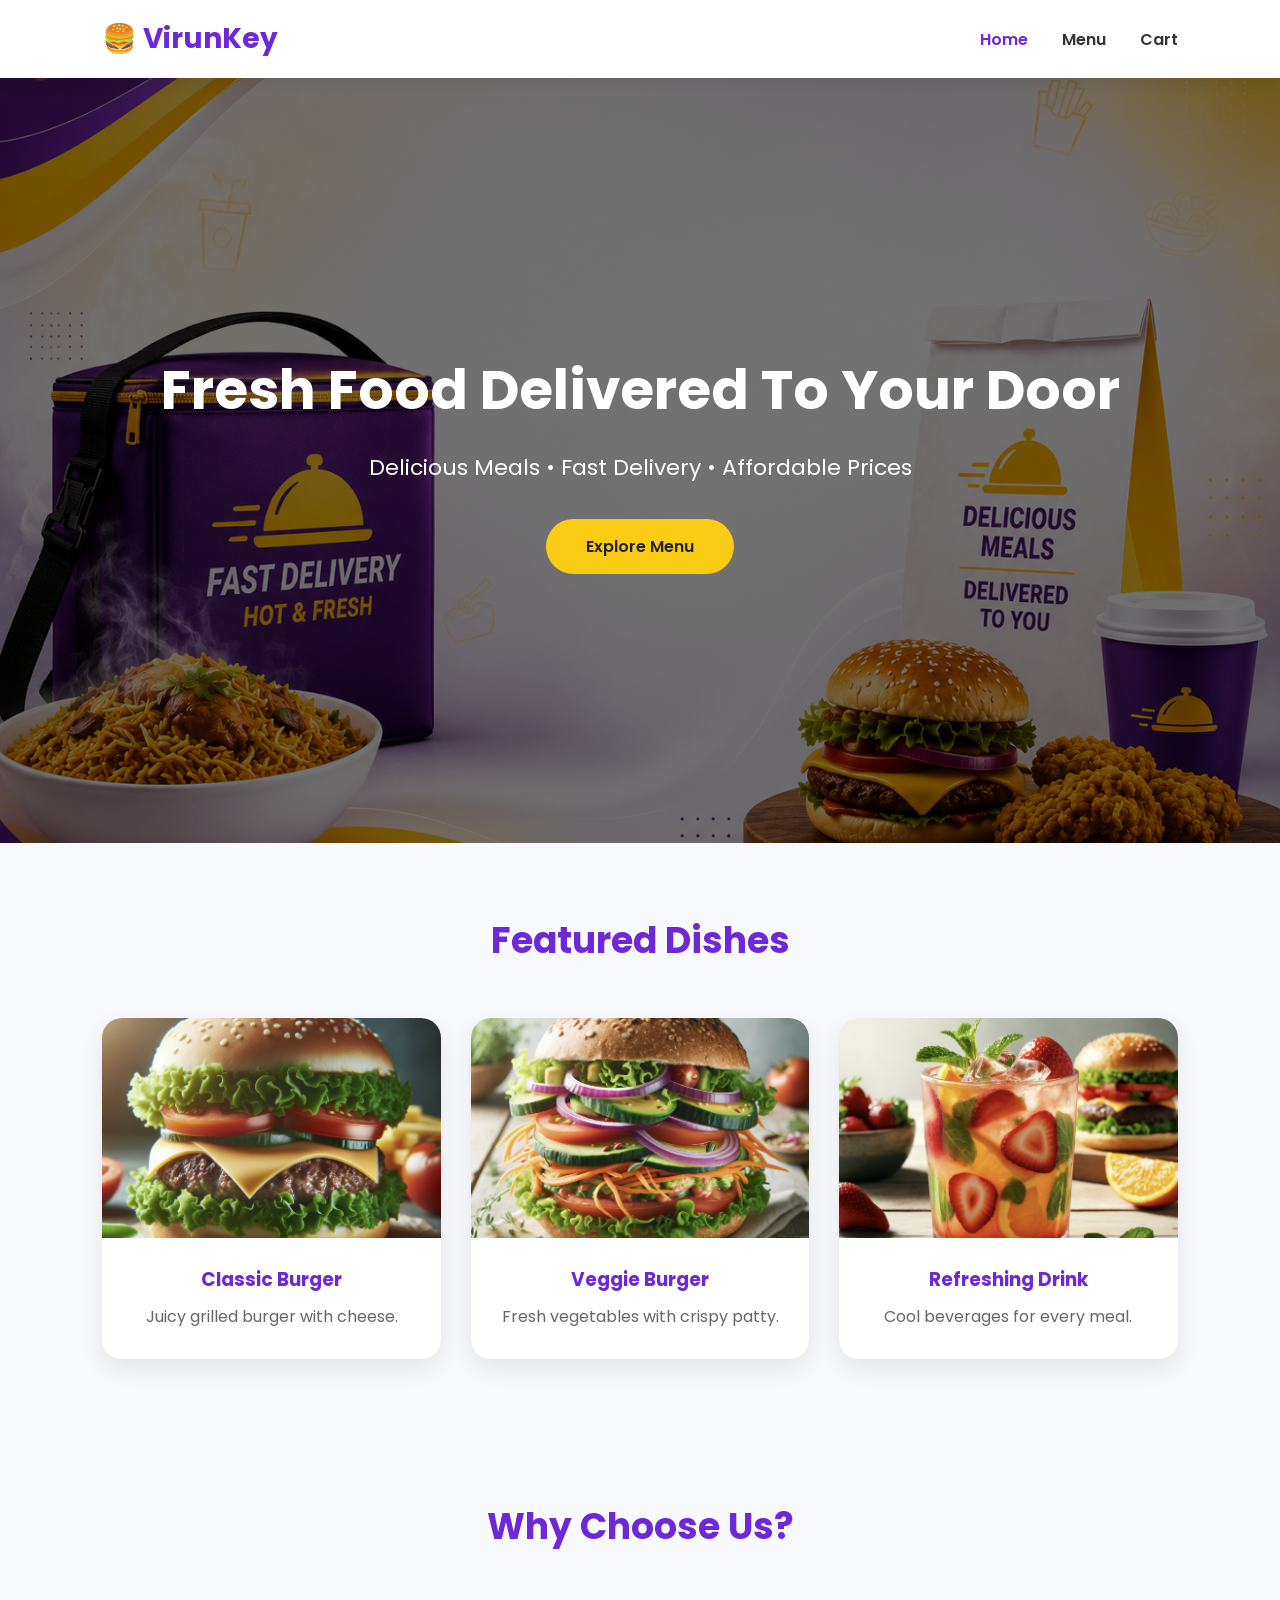
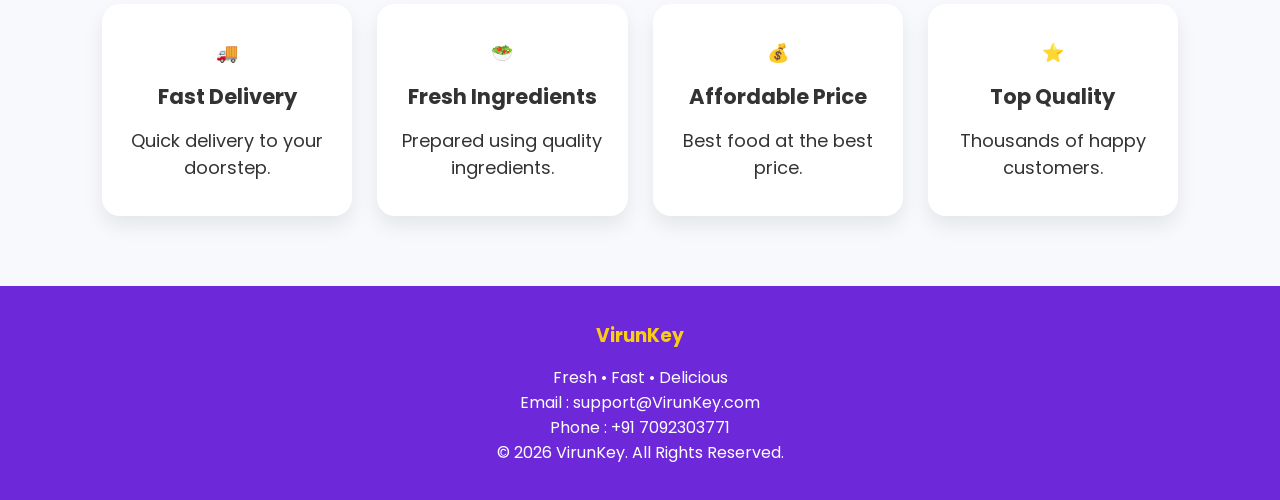
<file: app/index.html>
<!DOCTYPE html>
<html lang="en">
<head>
    <meta charset="UTF-8">
    <meta name="viewport" content="width=device-width, initial-scale=1.0">
    <title>VirunKey | Online Food Ordering</title>

    <link rel="stylesheet" href="css/style.css">

    <link href="https://fonts.googleapis.com/css2?family=Poppins:wght@300;400;500;600;700&display=swap" rel="stylesheet">

    <script src="js/main.js" defer></script>
</head>

<body>

    <!-- Navbar -->

    <header class="navbar">

        <div class="logo">
            🍔 VirunKey
        </div>

        <nav>

            <a href="index.html" class="active">Home</a>

            <a href="menu.html">Menu</a>

            <a href="cart.html">Cart</a>

            

        </nav>

    </header>


    <!-- Hero Section -->

    <section class="hero">

        <div class="hero-content">

            <h1>Fresh Food Delivered To Your Door</h1>

            <p>
                Delicious Meals • Fast Delivery • Affordable Prices
            </p>

            <a href="menu.html" class="btn">
                Explore Menu
            </a>

        </div>

    </section>


    <!-- Featured Foods -->

    <section class="featured">

        <h2>Featured Dishes</h2>

        <div class="food-container">

            <div class="food-card">

                <img src="images/burger.jpg" alt="Burger">

                <h3>Classic Burger</h3>

                <p>Juicy grilled burger with cheese.</p>

            </div>

            <div class="food-card">

                <img src="images/veggieburger.jpg" alt="Veg Burger">

                <h3>Veggie Burger</h3>

                <p>Fresh vegetables with crispy patty.</p>

            </div>

            <div class="food-card">

                <img src="images/mixdrink.jpg" alt="Drink">

                <h3>Refreshing Drink</h3>

                <p>Cool beverages for every meal.</p>

            </div>

        </div>

    </section>


    <!-- Why Choose Us -->

    <section class="why-us">

        <h2>Why Choose Us?</h2>

        <div class="features">

            <div class="feature-box">
                🚚
                <h3>Fast Delivery</h3>
                <p>Quick delivery to your doorstep.</p>
            </div>

            <div class="feature-box">
                🥗
                <h3>Fresh Ingredients</h3>
                <p>Prepared using quality ingredients.</p>
            </div>

            <div class="feature-box">
                💰
                <h3>Affordable Price</h3>
                <p>Best food at the best price.</p>
            </div>

            <div class="feature-box">
                ⭐
                <h3>Top Quality</h3>
                <p>Thousands of happy customers.</p>
            </div>

        </div>

    </section>


    <!-- Footer -->

    <footer>

        <h3>VirunKey</h3>

        <p>Fresh • Fast • Delicious</p>

        <p>Email : support@VirunKey.com</p>

        <p>Phone : +91 7092303771</p>

        <p>© 2026 VirunKey. All Rights Reserved.</p>

    </footer>

</body>
</html>
</file>
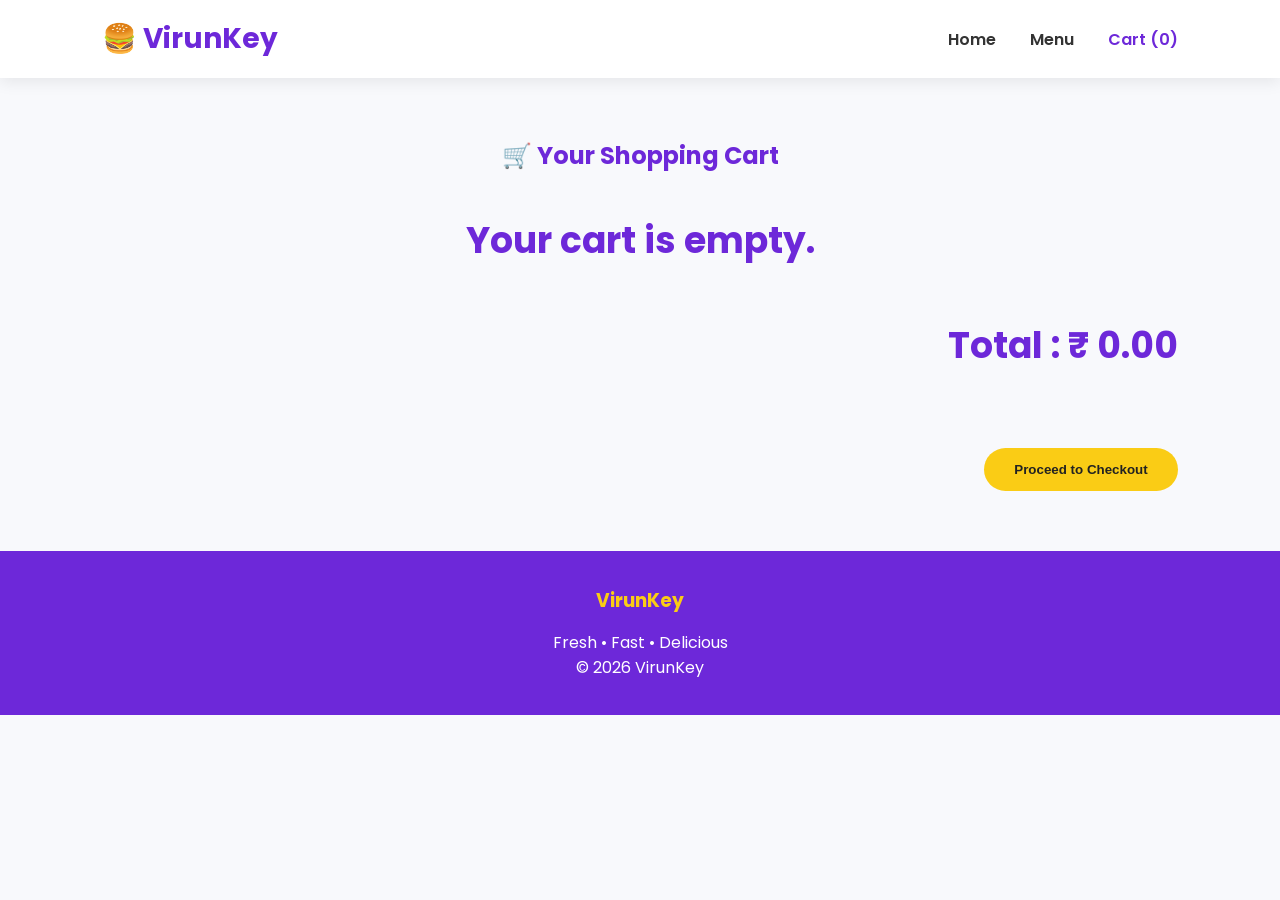
<file: app/cart.html>
<!DOCTYPE html>
<html lang="en">

<head>

<meta charset="UTF-8">

<meta name="viewport" content="width=device-width, initial-scale=1.0">

<title>Shopping Cart | VirunKey</title>

<link rel="stylesheet" href="css/style.css">

<link href="https://fonts.googleapis.com/css2?family=Poppins:wght@300;400;500;600;700&display=swap" rel="stylesheet">

<script src="js/main.js" defer></script>

</head>

<body>

<header class="navbar">

<div class="logo">

🍔 VirunKey

</div>

<nav>

<a href="index.html">Home</a>

<a href="menu.html">Menu</a>

<a href="cart.html" class="active">

Cart (<span id="cartCount">0</span>)

</a>



</nav>

</header>

<section style="padding:60px 8%;">

<h1 style="text-align:center;color:#6D28D9;margin-bottom:40px;">

🛒 Your Shopping Cart

</h1>

<div id="cartItems">

</div>

<h2 style="margin-top:30px;text-align:right;">

Total :

<span style="color:#6D28D9;">

₹ <span id="totalPrice">0.00</span>

</span>

</h2>

<div style="text-align:right;margin-top:25px;">

<button onclick="checkout()">

Proceed to Checkout

</button>

</div>

</section>

<footer>

<h3>VirunKey</h3>

<p>Fresh • Fast • Delicious</p>

<p>© 2026 VirunKey</p>

</footer>

<script>

document.addEventListener("DOMContentLoaded",function(){

loadCart();

updateCartCount();

});

function loadCart(){

const cart=JSON.parse(localStorage.getItem("cart"))||[];

const cartItems=document.getElementById("cartItems");

cartItems.innerHTML="";

let total=0;

if(cart.length===0){

cartItems.innerHTML="<h2>Your cart is empty.</h2>";

document.getElementById("totalPrice").innerText="0.00";

return;

}

cart.forEach((item,index)=>{

total+=item.price*item.quantity;

cartItems.innerHTML+=`

<div class="food-card">

<h2>${item.name}</h2>

<p>Price : ₹ ${item.price}</p>

<p>

Quantity :

<button onclick="changeQty(${index},-1)">-</button>

<b style="margin:0 10px;">${item.quantity}</b>

<button onclick="changeQty(${index},1)">+</button>

</p>

<h3>

Subtotal : ₹ ${(item.price*item.quantity).toFixed(2)}

</h3>

<button onclick="removeItem(${index})">

Remove

</button>

</div>

`;

});

document.getElementById("totalPrice").innerText=total.toFixed(2);

}

function changeQty(index,value){

let cart=JSON.parse(localStorage.getItem("cart"))||[];

cart[index].quantity+=value;

if(cart[index].quantity<=0){

cart.splice(index,1);

}

localStorage.setItem("cart",JSON.stringify(cart));

loadCart();

updateCartCount();

}

function removeItem(index){

let cart=JSON.parse(localStorage.getItem("cart"))||[];

cart.splice(index,1);

localStorage.setItem("cart",JSON.stringify(cart));

loadCart();

updateCartCount();

}

function updateCartCount(){

let cart=JSON.parse(localStorage.getItem("cart"))||[];

let count=0;

cart.forEach(item=>count+=item.quantity);

document.getElementById("cartCount").innerText=count;

}

function checkout(){

let cart=JSON.parse(localStorage.getItem("cart"))||[];

if(cart.length==0){

showToast("Your cart is empty.");

return;

}

window.location.href="checkout.html";

}

</script>
<div id="toast" class="toast"></div>
</body>

</html>
</file>
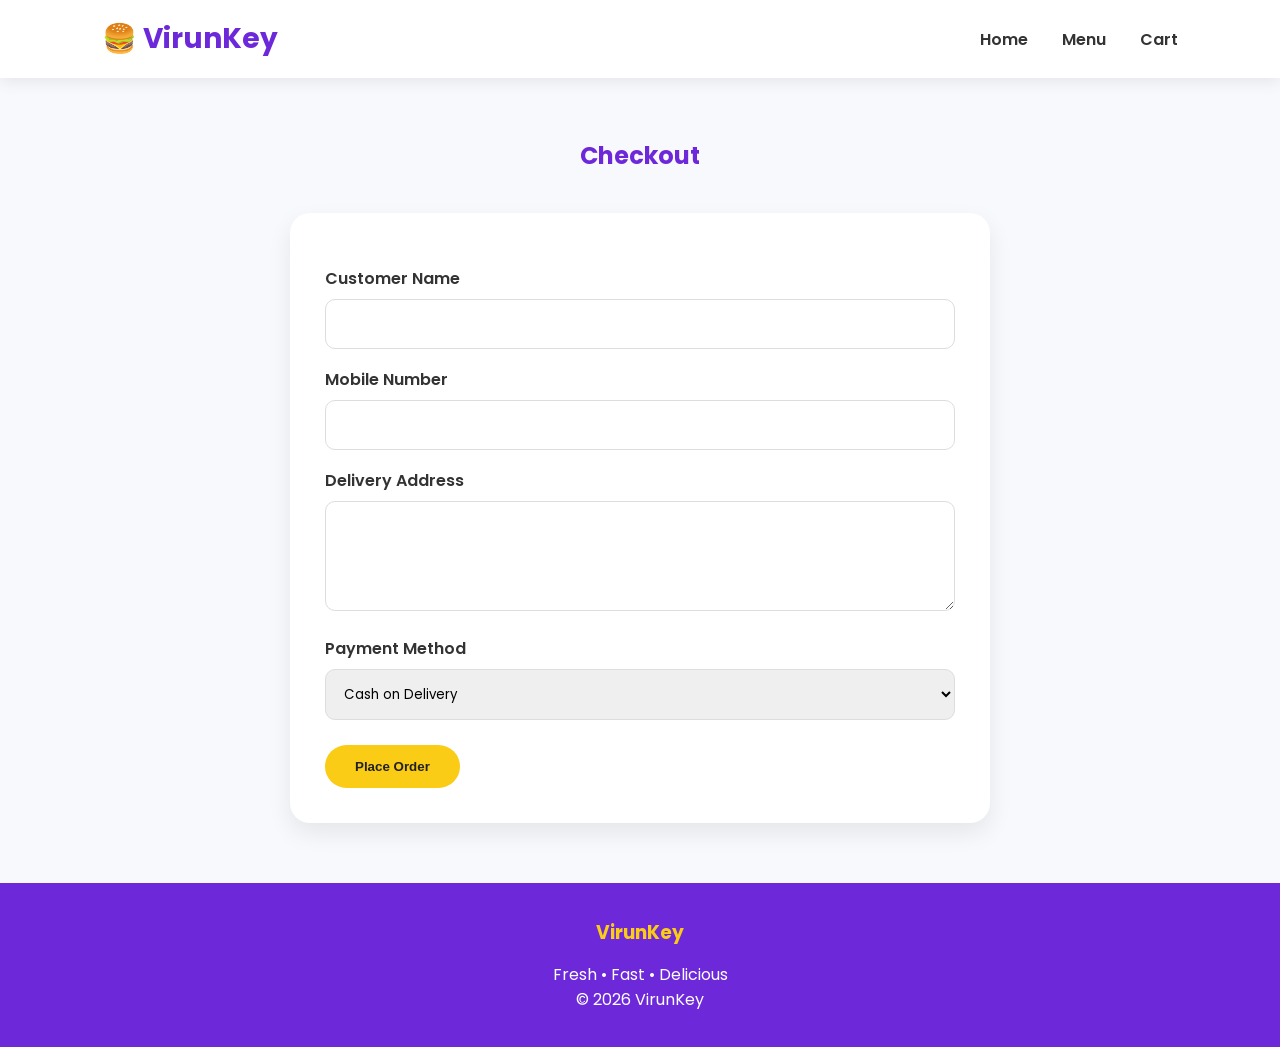
<file: app/checkout.html>
<!DOCTYPE html>
<html lang="en">

<head>

<meta charset="UTF-8">

<meta name="viewport" content="width=device-width, initial-scale=1.0">

<title>Checkout | Foodie's VirunKey</title>

<link rel="stylesheet" href="css/style.css">

<link href="https://fonts.googleapis.com/css2?family=Poppins:wght@300;400;500;600;700&display=swap" rel="stylesheet">

<script src="js/main.js" defer></script>

</head>

<body>

<header class="navbar">

<div class="logo">
🍔 VirunKey
</div>

<nav>

<a href="index.html">Home</a>

<a href="menu.html">Menu</a>

<a href="cart.html">Cart</a>


</nav>

</header>

<section style="padding:60px 8%;">

<h1 style="text-align:center;color:#6D28D9;margin-bottom:40px;">

Checkout

</h1>

<form id="checkoutForm">

<label>Customer Name</label>

<input
type="text"
id="customerName"
required>

<label>Mobile Number</label>

<input
type="text"
id="phone"
required>

<label>Delivery Address</label>

<textarea
id="address"
rows="4"
required></textarea>

<label>Payment Method</label>

<select id="paymentMethod">

<option value="Cash on Delivery">

Cash on Delivery

</option>

<option value="UPI">

UPI

</option>

<option value="Credit Card">

Credit Card

</option>

</select>

<button type="submit">

Place Order

</button>

</form>

</section>

<footer>

<h3>VirunKey</h3>

<p>Fresh • Fast • Delicious</p>

<p>© 2026 VirunKey</p>

</footer>

<script>

document.getElementById("checkoutForm").addEventListener("submit",function(e){

e.preventDefault();

const cart=JSON.parse(localStorage.getItem("cart"))||[];

if(cart.length===0){

showToast("Your cart is empty.");

return;

}

const order={

customerName:document.getElementById("customerName").value,

phone:document.getElementById("phone").value,

address:document.getElementById("address").value,

paymentMethod:document.getElementById("paymentMethod").value,

items:cart

};

/* Backend Integration */

fetch("php/order.php",{

method:"POST",

headers:{

"Content-Type":"application/json"

},

body:JSON.stringify(order)

})

.then(response=>response.text())

.then(data=>{

localStorage.removeItem("cart");

window.location.href="order-confirmation.html";

})

.catch(error=>{

console.error(error);

showToast("Failed to place order.");

});

});

</script>
<div id="toast" class="toast"></div>
</body>

</html>
</file>
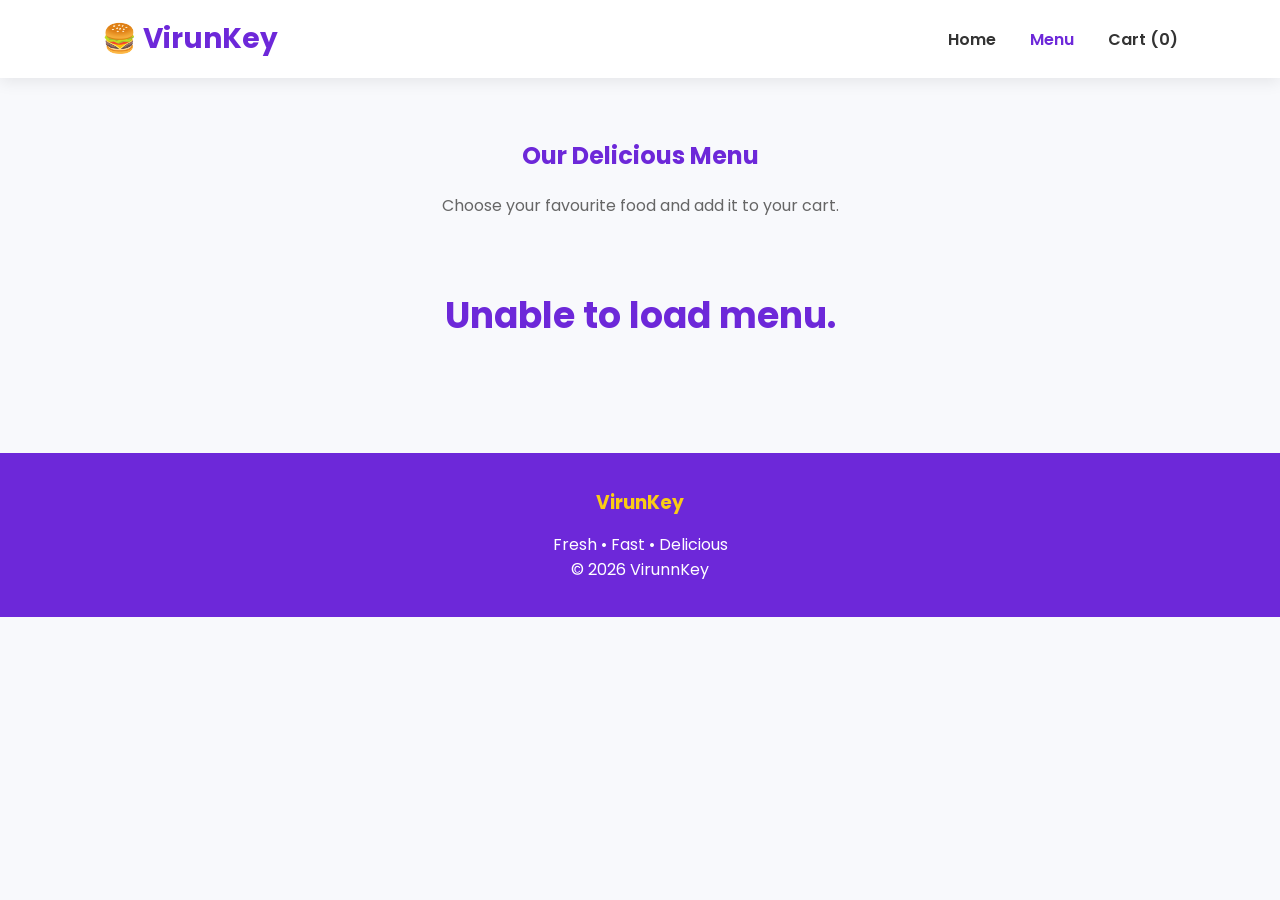
<file: app/menu.html>
<!DOCTYPE html>
<html lang="en">

<head>
    <meta charset="UTF-8">
    <meta name="viewport" content="width=device-width, initial-scale=1.0">
    <title>Menu | VirunKey</title>

    <link rel="stylesheet" href="css/style.css">

    <link href="https://fonts.googleapis.com/css2?family=Poppins:wght@300;400;500;600;700&display=swap"
        rel="stylesheet">

    <script src="js/main.js" defer></script>

</head>

<body>

<header class="navbar">

    <div class="logo">
        🍔 VirunKey
    </div>

    <nav>

        <a href="index.html">Home</a>

        <a href="menu.html" class="active">Menu</a>

        <a href="cart.html">
            Cart (<span id="cartCount">0</span>)
        </a>


    </nav>

</header>

<section style="padding:60px 8%;">

    <h1 style="text-align:center;color:#6D28D9;">
        Our Delicious Menu
    </h1>

    <p style="text-align:center;margin:20px 0;color:#666;">
        Choose your favourite food and add it to your cart.
    </p>

    <div id="categories" class="categories"></div>

    <br><br>

    <div id="items" class="food-container"></div>

</section>

<footer>

    <h3>VirunKey</h3>

    <p>Fresh • Fast • Delicious</p>

    <p>© 2026 VirunnKey</p>

</footer>

<div id="toast" class="toast"></div>

<script>

document.addEventListener("DOMContentLoaded", () => {

    loadMenuItems();

    updateCartCount();

});

function loadMenuItems() {

    fetch("php/menuAPI.php")

    .then(res => res.json())

    .then(data => {

        const categories = document.getElementById("categories");

        categories.innerHTML = "";

        for (const category in data) {

            const btn = document.createElement("button");

            btn.className = "btn";

            btn.textContent = category;

            btn.style.margin = "10px";

            btn.onclick = () => showCategoryItems(data[category]);

            categories.appendChild(btn);

        }

        // Show first category automatically

        const firstCategory = Object.keys(data)[0];

        if (firstCategory) {

            showCategoryItems(data[firstCategory]);

        }

    })

    .catch(error => {

        console.error(error);

        document.getElementById("items").innerHTML =
            "<h2>Unable to load menu.</h2>";

    });

}

function showCategoryItems(items) {

    const container = document.getElementById("items");

    container.innerHTML = "";

    items.forEach(item => {

        container.innerHTML += `

        <div class="food-card">

            <img src="${item.image_url}"
                 alt="${item.name}"
                 onerror="this.src='images/placeholder.jpg'">

            <h3>${item.name}</h3>

            <p>${item.description}</p>

            <h2 style="color:#6D28D9;">₹ ${item.price}</h2>

            <button onclick="addToCart(${item.id},'${item.name}',${item.price})">

                Add To Cart

            </button>

        </div>

        `;

    });

}

</script>

</body>

</html>
</file>
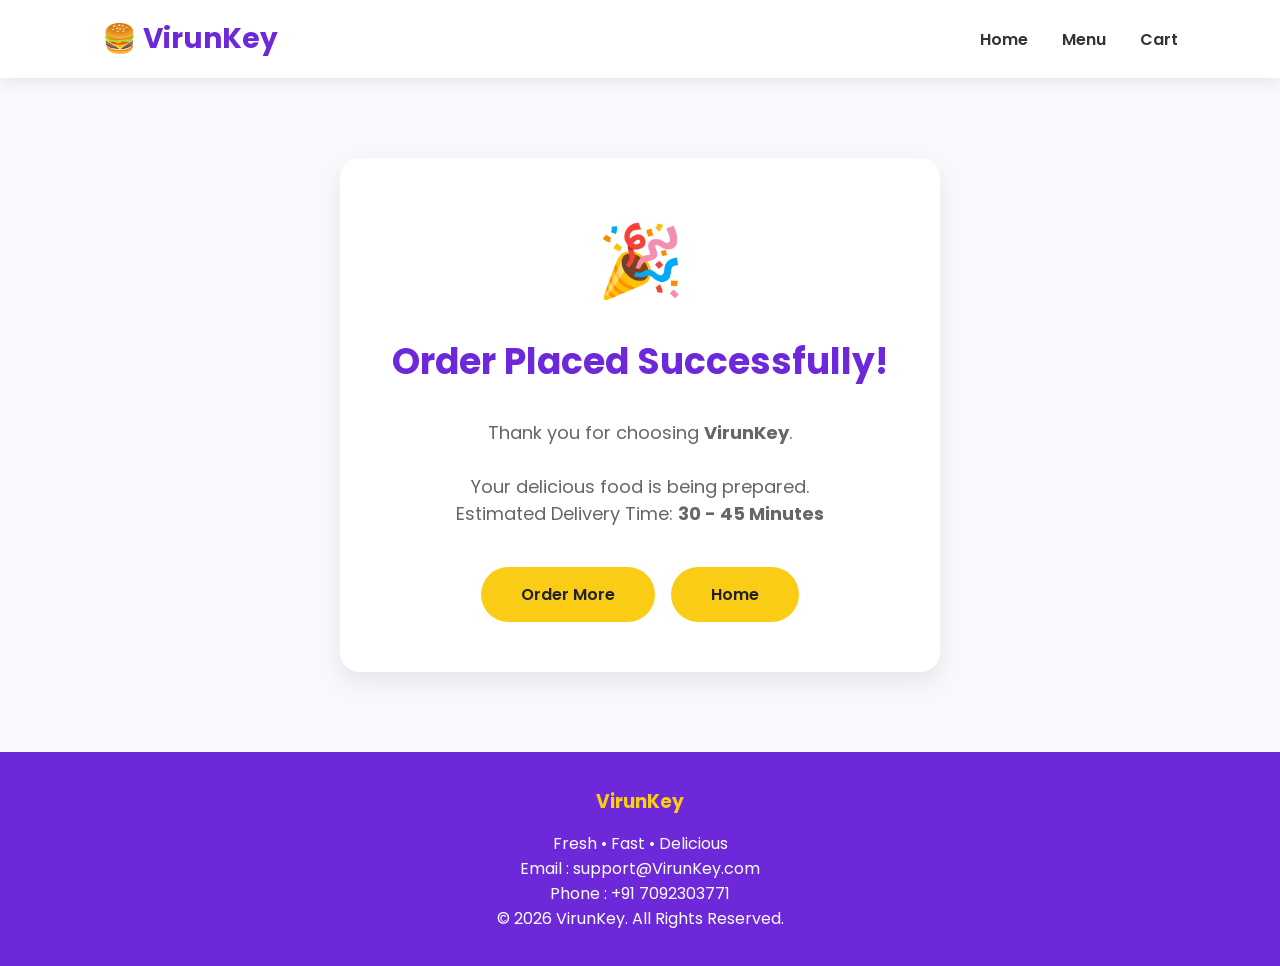
<file: app/order-confirmation.html>
<!DOCTYPE html>
<html lang="en">

<head>

<meta charset="UTF-8">

<meta name="viewport" content="width=device-width, initial-scale=1.0">

<title>Order Successful | VirunKey</title>

<link rel="stylesheet" href="css/style.css">

<link href="https://fonts.googleapis.com/css2?family=Poppins:wght@300;400;500;600;700&display=swap" rel="stylesheet">

</head>

<body>

<header class="navbar">

<div class="logo">

🍔 VirunKey

</div>

<nav>

<a href="index.html">Home</a>

<a href="menu.html">Menu</a>

<a href="cart.html">Cart</a>


</nav>

</header>

<section style="padding:80px 8%;text-align:center;">

<div class="food-card" style="max-width:600px;margin:auto;padding:50px;">

<h1 style="font-size:70px;">🎉</h1>

<h2 style="color:#6D28D9;margin:20px 0;">

Order Placed Successfully!

</h2>

<p style="font-size:18px;color:#666;margin-bottom:30px;">

Thank you for choosing <b>VirunKey</b>.

<br><br>

Your delicious food is being prepared.

<br>

Estimated Delivery Time:

<b>30 - 45 Minutes</b>

</p>

<a href="menu.html" class="btn">

Order More

</a>

&nbsp;&nbsp;

<a href="index.html" class="btn">

Home

</a>

</div>

</section>

<footer>

<h3>VirunKey</h3>

<p>Fresh • Fast • Delicious</p>

<p>Email : support@VirunKey.com</p>

<p>Phone : +91 7092303771</p>

<p>© 2026 VirunKey. All Rights Reserved.</p>

</footer>

</body>

</html>
</file>
<file: app/css/style.css>
/* ===========================================
   Foodie's Hub
   Theme : Yellow & Violet
=========================================== */

@import url('https://fonts.googleapis.com/css2?family=Poppins:wght@300;400;500;600;700&display=swap');

*{
    margin:0;
    padding:0;
    box-sizing:border-box;
    scroll-behavior:smooth;
}

body{
    font-family:'Poppins',sans-serif;
    background:#f8f9fc;
    color:#333;
}

/* ================= NAVBAR ================= */

.navbar{
    display:flex;
    justify-content:space-between;
    align-items:center;
    padding:18px 8%;
    background:#ffffff;
    box-shadow:0 4px 15px rgba(0,0,0,.08);
    position:sticky;
    top:0;
    z-index:999;
}

.logo{
    font-size:28px;
    font-weight:700;
    color:#6D28D9;
}

nav a{
    text-decoration:none;
    margin-left:30px;
    color:#333;
    font-weight:600;
    transition:.3s;
}

nav a:hover,
nav a.active{
    color:#6D28D9;
}

/* ================= HERO ================= */

.hero{

    min-height:85vh;

    background:linear-gradient(rgba(0,0,0,.55),rgba(0,0,0,.55)),
    url("../images/background.png");

    background-size:cover;
    background-position:center;

    display:flex;
    justify-content:center;
    align-items:center;

    text-align:center;
}

.hero-content{

    color:#fff;

}

.hero h1{

    font-size:55px;

    margin-bottom:20px;

}

.hero p{

    font-size:22px;

    margin-bottom:35px;

}

.btn{

    display:inline-block;

    padding:15px 40px;

    background:#FACC15;

    color:#222;

    border-radius:50px;

    text-decoration:none;

    font-weight:600;

    transition:.3s;

}

.btn:hover{

    background:#6D28D9;

    color:white;

    transform:translateY(-3px);

}

/* ================= SECTION ================= */

section{

    padding:70px 8%;

}

section h2{

    text-align:center;

    font-size:36px;

    color:#6D28D9;

    margin-bottom:50px;

}

/* ================= FOOD CARDS ================= */

.food-container{

    display:grid;

    grid-template-columns:repeat(auto-fit,minmax(260px,1fr));

    gap:30px;

}

.food-card{

    background:#fff;

    border-radius:20px;

    overflow:hidden;

    box-shadow:0 10px 25px rgba(0,0,0,.08);

    transition:.3s;

    text-align:center;

    padding-bottom:20px;

}

.food-card:hover{

    transform:translateY(-10px);

}

.food-card img{

    width:100%;

    height:220px;

    object-fit:cover;

}

.food-card h3{

    margin-top:20px;

    color:#6D28D9;

}

.food-card p{

    padding:10px 20px;

    color:#666;

}

/* ================= WHY US ================= */

.features{

    display:grid;

    grid-template-columns:repeat(auto-fit,minmax(220px,1fr));

    gap:25px;

}

.feature-box{

    background:#ffffff;

    border-radius:18px;

    text-align:center;

    padding:35px 20px;

    box-shadow:0 10px 20px rgba(0,0,0,.08);

    transition:.3s;

    font-size:18px;

}

.feature-box:hover{

    background:#6D28D9;

    color:white;

}

.feature-box h3{

    margin:15px 0;

}

/* ================= FORMS ================= */

form{

    max-width:700px;

    margin:auto;

    background:#fff;

    padding:35px;

    border-radius:20px;

    box-shadow:0 10px 25px rgba(0,0,0,.08);

}

label{

    font-weight:600;

    display:block;

    margin-top:18px;

}

input,
select,
textarea{

    width:100%;

    padding:14px;

    margin-top:8px;

    border:1px solid #ddd;

    border-radius:10px;

    font-family:'Poppins',sans-serif;

}

button{

    margin-top:25px;

    background:#FACC15;

    color:#222;

    border:none;

    padding:14px 30px;

    border-radius:40px;

    cursor:pointer;

    font-weight:600;

    transition:.3s;

}

button:hover{

    background:#6D28D9;

    color:white;

}

/* ================= TABLE ================= */

table{

    width:100%;

    border-collapse:collapse;

    margin-top:30px;

    background:white;

    border-radius:15px;

    overflow:hidden;

}

th{

    background:#6D28D9;

    color:white;

    padding:15px;

}

td{

    padding:15px;

    border-bottom:1px solid #eee;

}

tr:hover{

    background:#faf5ff;

}

/* ================= FOOTER ================= */

footer{

    background:#6D28D9;

    color:white;

    text-align:center;

    padding:35px;

}

footer h3{

    color:#FACC15;

    margin-bottom:15px;

}

/* ================= RESPONSIVE ================= */

@media(max-width:768px){

.hero h1{

font-size:36px;

}

.hero p{

font-size:18px;

}

.navbar{

flex-direction:column;

}

nav{

margin-top:15px;

}

nav a{

margin:10px;

display:inline-block;

}

}

/* Toast Notification */

.toast{

    position:fixed;

    top:20px;

    right:20px;

    background:#6D28D9;

    color:white;

    padding:15px 25px;

    border-radius:10px;

    font-weight:600;

    box-shadow:0 5px 15px rgba(0,0,0,.3);

    opacity:0;

    visibility:hidden;

    transition:all .4s ease;

    z-index:9999;

}

.toast.show{

    opacity:1;

    visibility:visible;

}
</file>
